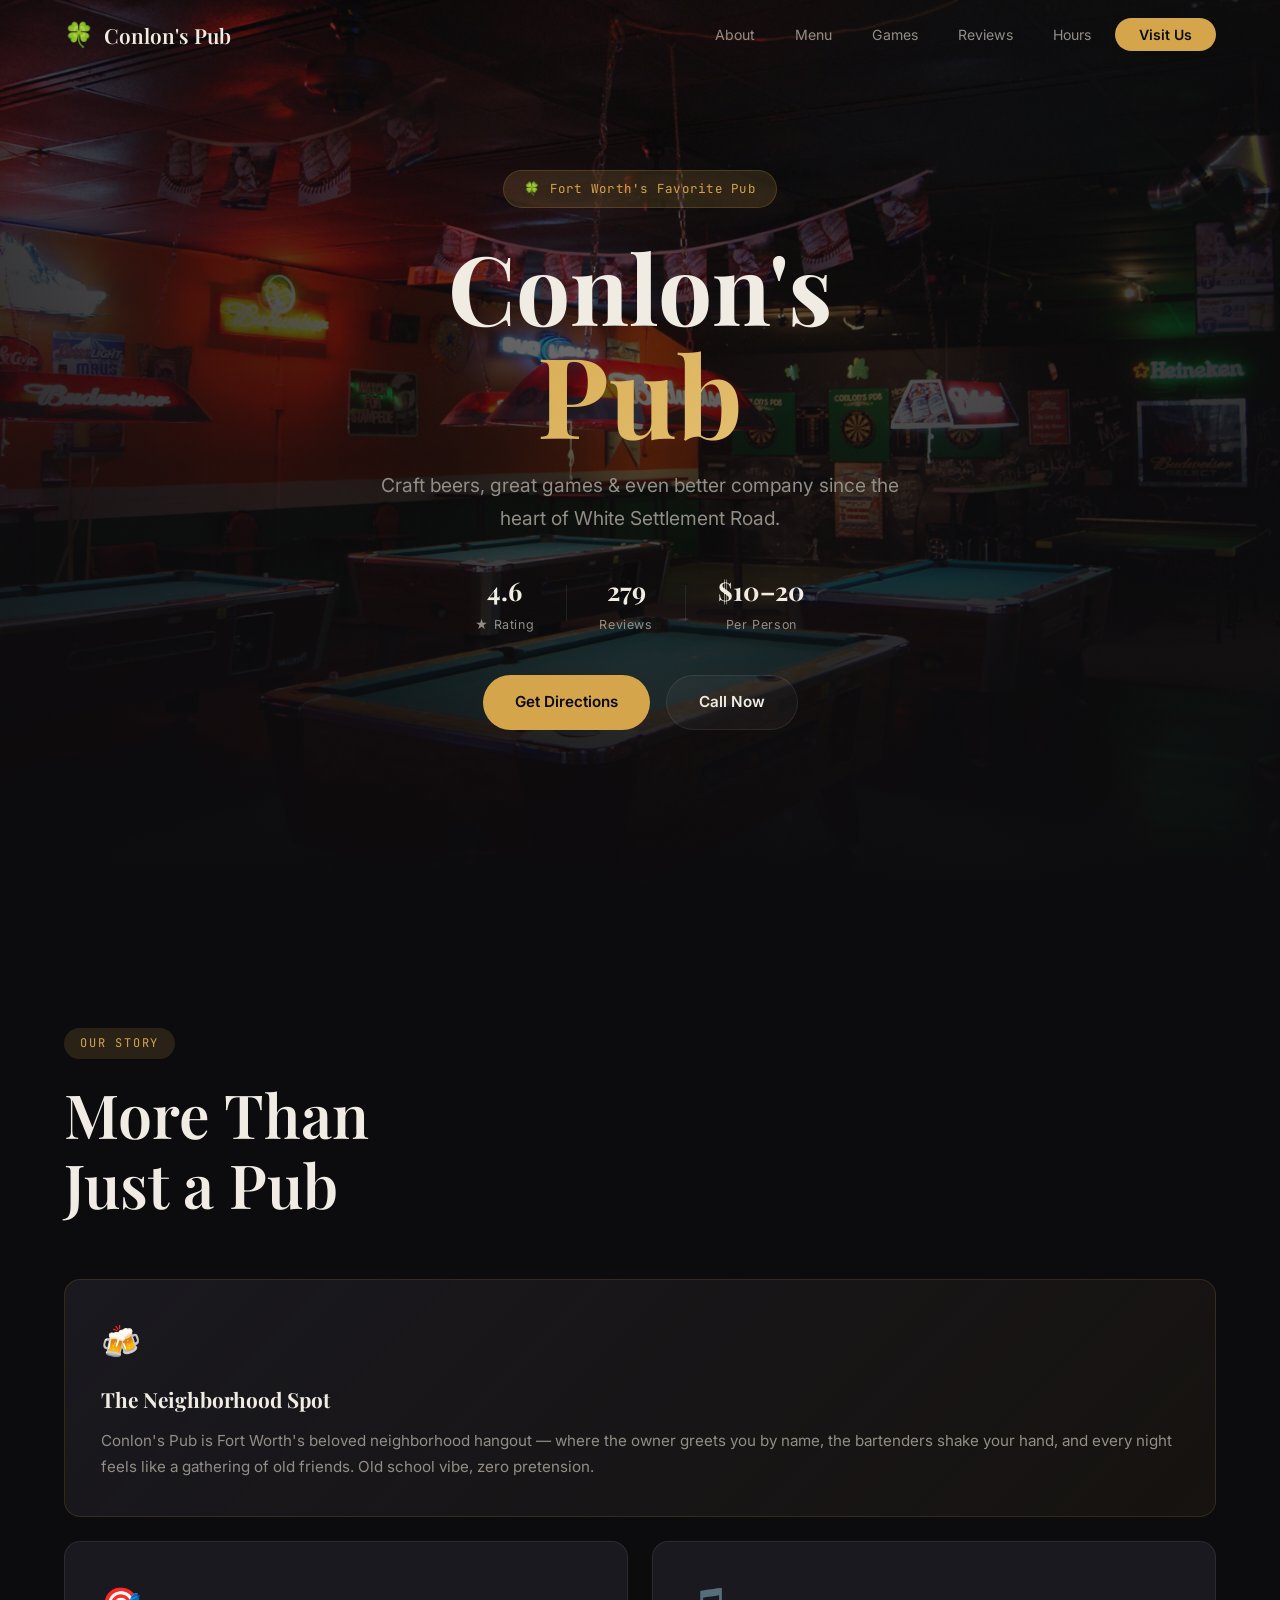
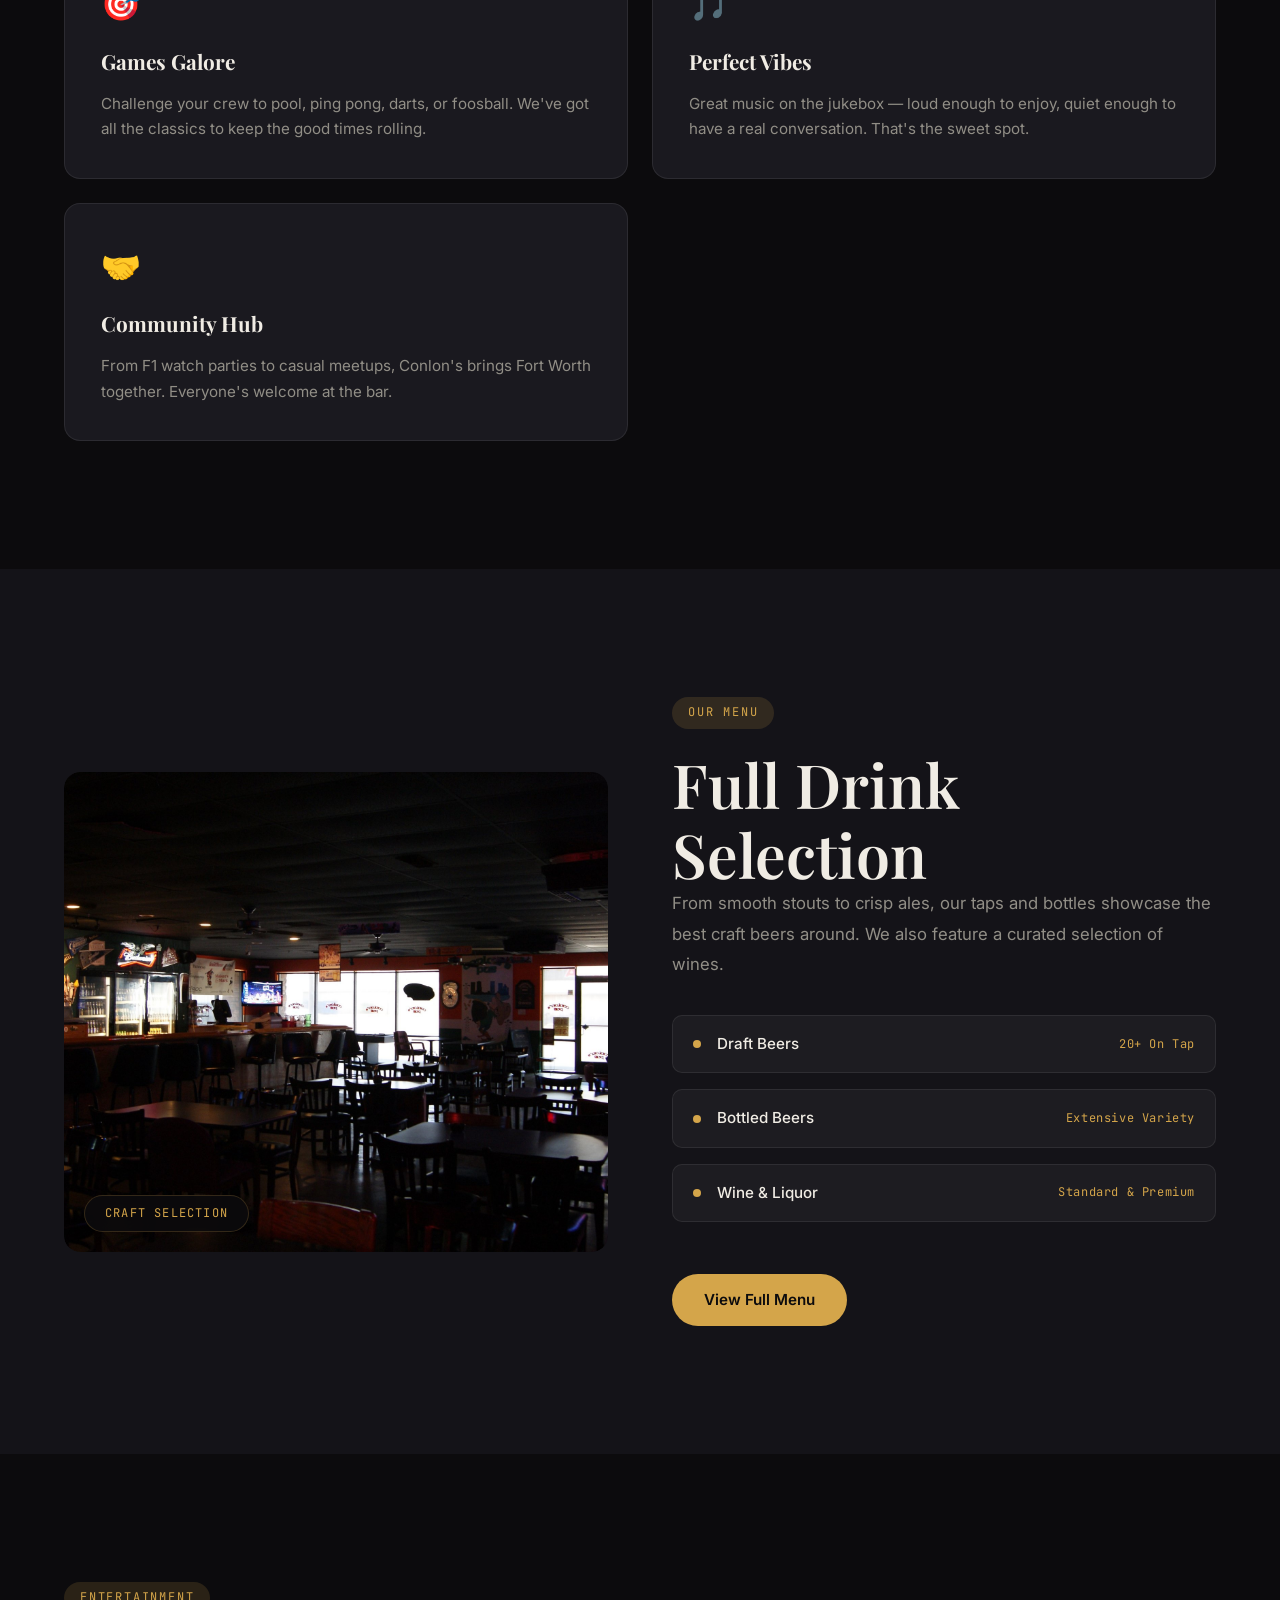
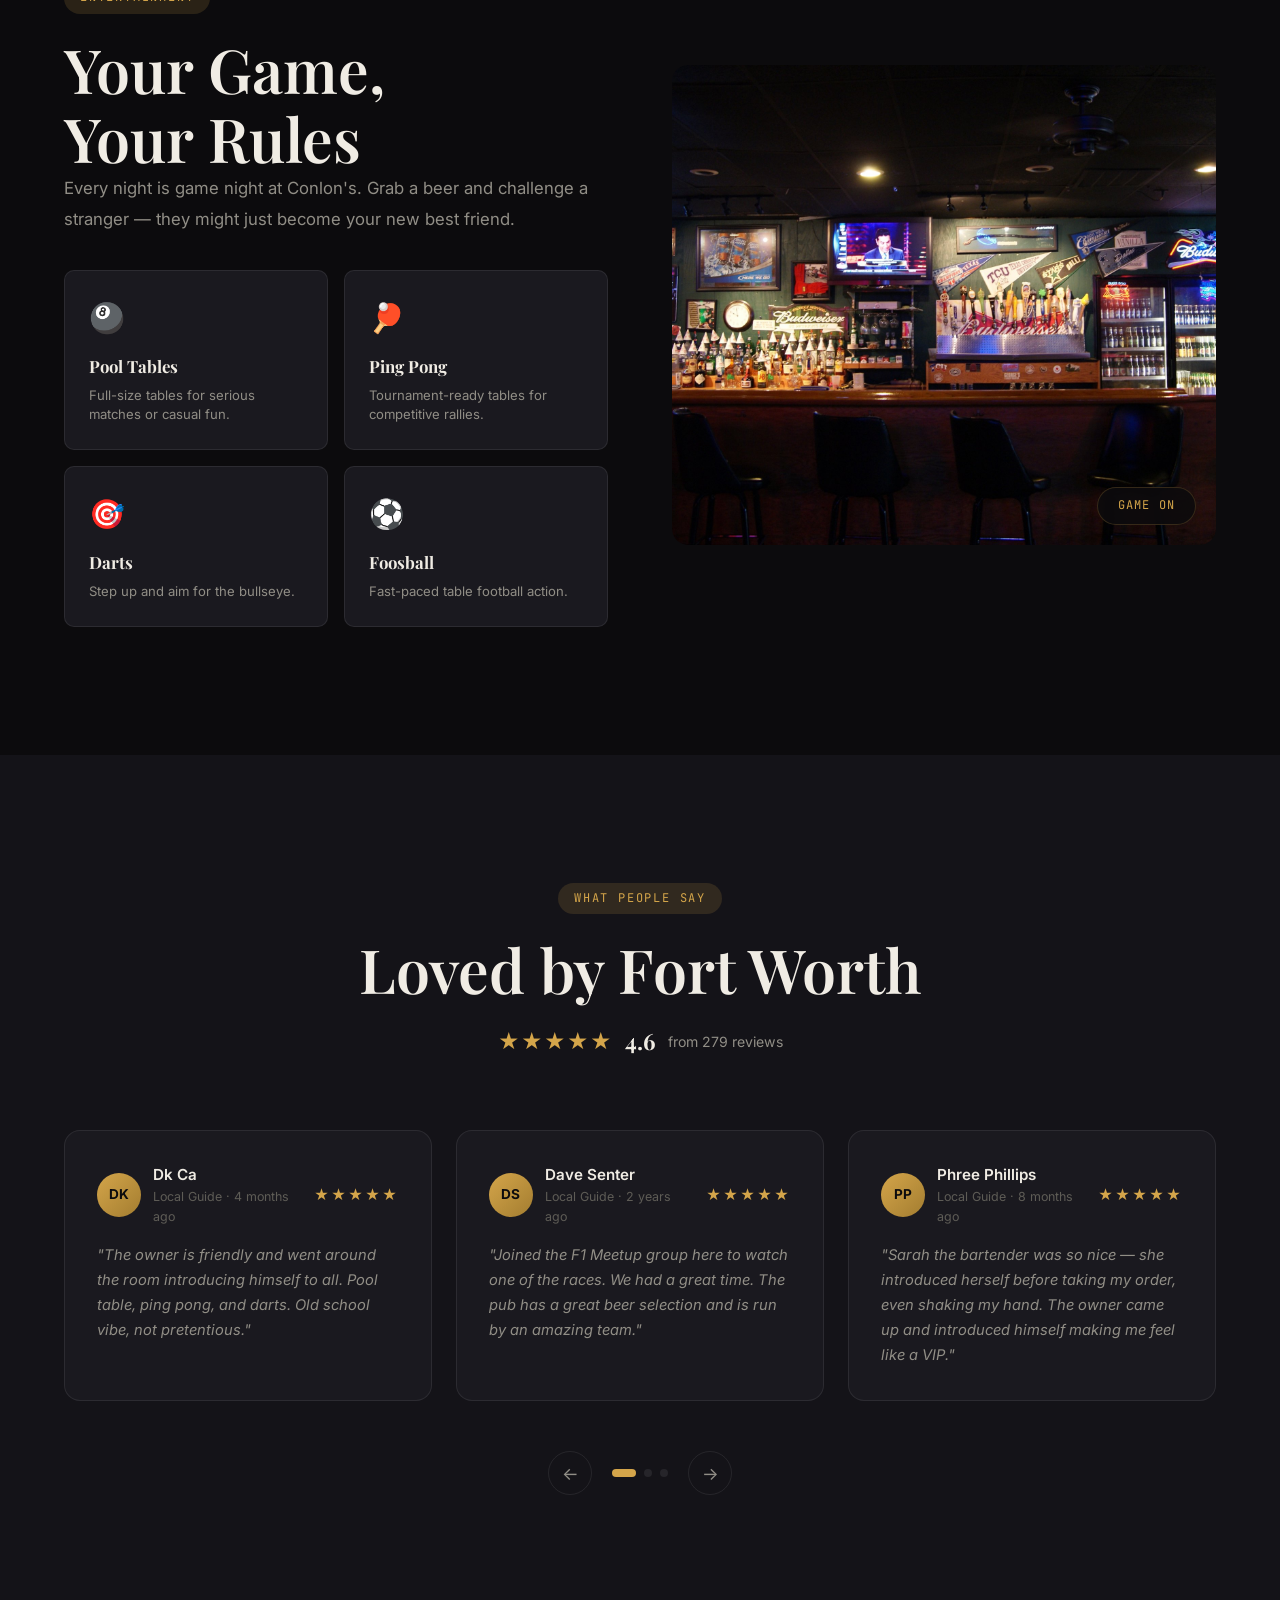
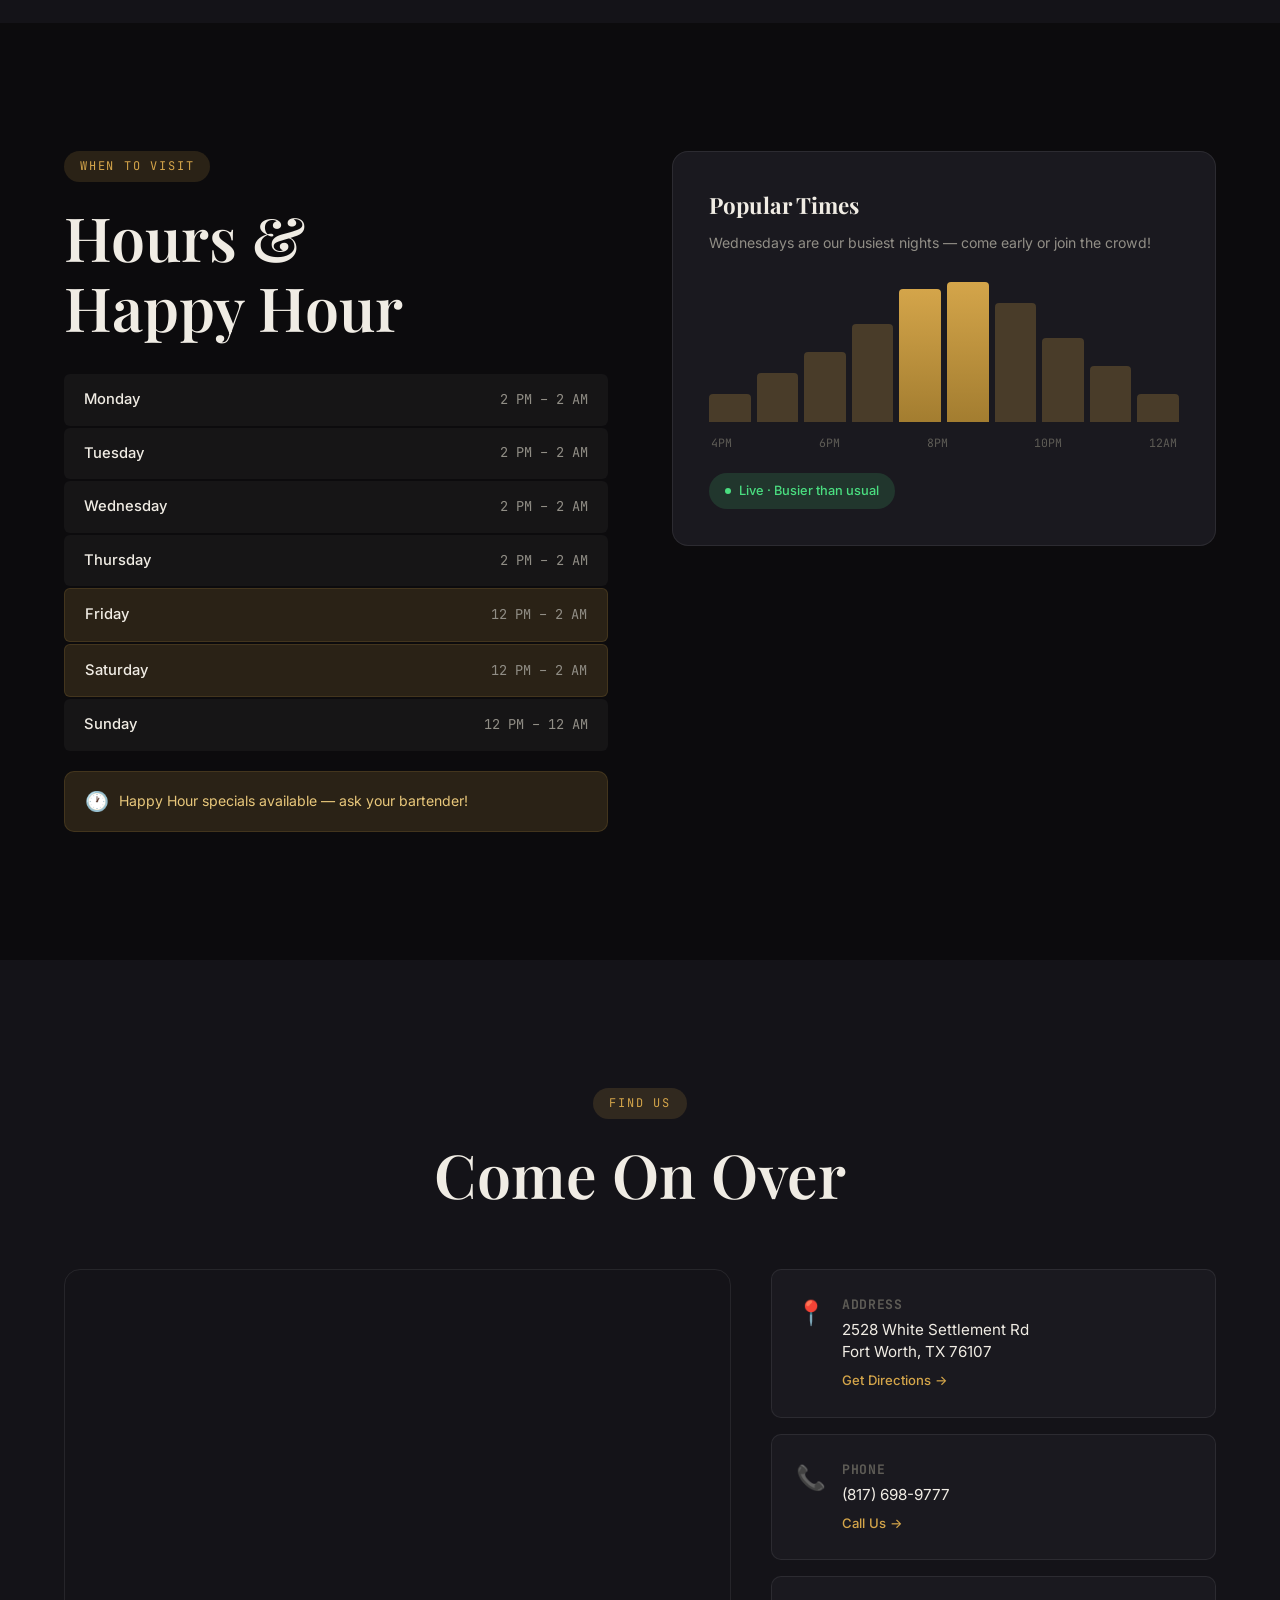
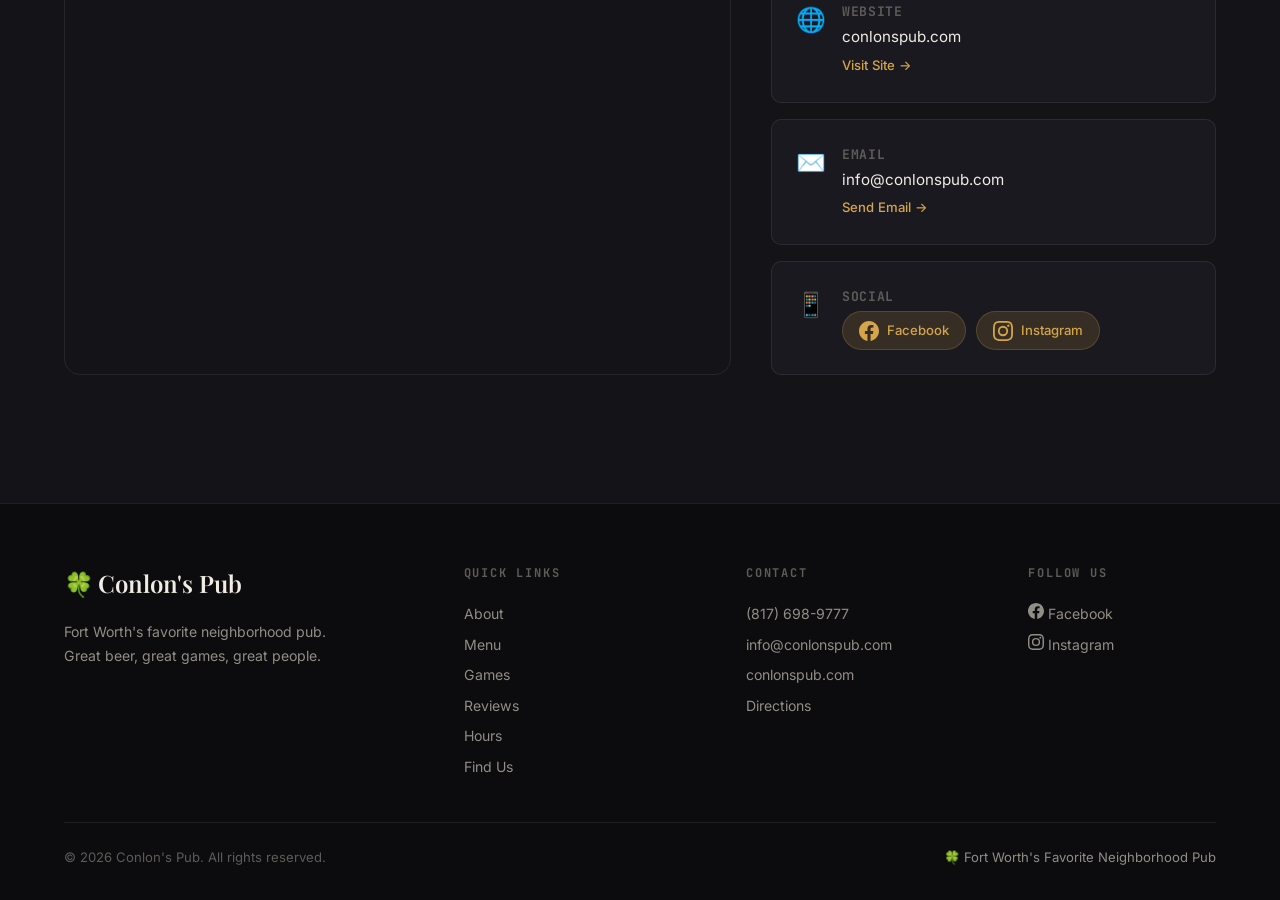
<file: index.html>
<!DOCTYPE html>
<html lang="en">
<head>
  <meta charset="UTF-8">
  <meta name="viewport" content="width=device-width, initial-scale=1.0">
  <title>Conlon's Pub | Fort Worth's Favorite Neighborhood Pub</title>
  <link rel="icon" href="data:image/svg+xml,<svg xmlns=%22http://www.w3.org/2000/svg%22 viewBox=%220 0 100 100%22><text y=%22.9em%22 font-size=%2290%22>🍀</text></svg>">
  <meta name="description" content="Conlon's Pub — Fort Worth's beloved neighborhood pub since day one. Craft beers, pool, ping pong, darts & good company at 2528 White Settlement Rd.">
  <meta name="keywords" content="Conlon's Pub, Fort Worth pub, craft beer, pool table, ping pong, darts, neighborhood bar">
  <link rel="preconnect" href="https://fonts.googleapis.com">
  <link rel="preconnect" href="https://fonts.gstatic.com" crossorigin>
  <link href="https://fonts.googleapis.com/css2?family=Playfair+Display:wght@400;500;600;700&family=Inter:wght@300;400;500;600&family=JetBrains+Mono:wght@400&display=swap" rel="stylesheet">
  <link rel="stylesheet" href="styles.css">
</head>
<body>

  <!-- ======= Navigation ======= -->
  <nav id="navbar" class="navbar">
    <div class="nav-container">
      <a href="#hero" class="nav-logo" id="nav-logo">
        <span class="logo-icon">🍀</span>
        <span class="logo-text">Conlon's Pub</span>
      </a>
      <ul class="nav-menu" id="nav-menu">
        <li><a href="#about" class="nav-link">About</a></li>
        <li><a href="#menu" class="nav-link">Menu</a></li>
        <li><a href="#games" class="nav-link">Games</a></li>
        <li><a href="#reviews" class="nav-link">Reviews</a></li>
        <li><a href="#hours" class="nav-link">Hours</a></li>
        <li><a href="#contact" class="nav-link nav-link--cta">Visit Us</a></li>
      </ul>
      <button class="nav-toggle" id="nav-toggle" aria-label="Toggle navigation">
        <span></span>
        <span></span>
        <span></span>
      </button>
    </div>
  </nav>

  <!-- ======= Hero Section ======= -->
  <section id="hero" class="hero">
    <div class="hero-bg">
      <img src="real_hero.jpg" alt="Conlon's Pub pool tables and bar interior" class="hero-bg-img">
      <div class="hero-overlay"></div>
    </div>
    <div class="hero-content">
      <div class="hero-badge">🍀 Fort Worth's Favorite Pub</div>
      <h1 class="hero-title">
        <span class="hero-title-line">Conlon's</span>
        <span class="hero-title-accent">Pub</span>
      </h1>
      <p class="hero-subtitle">Craft beers, great games & even better company since the heart of White Settlement Road.</p>
      <div class="hero-stats">
        <div class="hero-stat">
          <span class="hero-stat-number">4.6</span>
          <span class="hero-stat-label">★ Rating</span>
        </div>
        <div class="hero-stat-divider"></div>
        <div class="hero-stat">
          <span class="hero-stat-number">279</span>
          <span class="hero-stat-label">Reviews</span>
        </div>
        <div class="hero-stat-divider"></div>
        <div class="hero-stat">
          <span class="hero-stat-number">$10–20</span>
          <span class="hero-stat-label">Per Person</span>
        </div>
      </div>
      <div class="hero-actions">
        <a href="#contact" class="btn btn-primary" id="hero-cta-visit">Get Directions</a>
        <a href="tel:8176989777" class="btn btn-secondary" id="hero-cta-call">Call Now</a>
      </div>
    </div>
  
  </section>

  <!-- ======= About Section ======= -->
  <section id="about" class="section about">
    <div class="container">
      <div class="section-header">
        <span class="section-tag">Our Story</span>
        <h2 class="section-title">More Than<br>Just a Pub</h2>
      </div>
      <div class="about-grid">
        <div class="about-card about-card--main">
          <div class="about-card-icon">🍻</div>
          <h3>The Neighborhood Spot</h3>
          <p>Conlon's Pub is Fort Worth's beloved neighborhood hangout — where the owner greets you by name, the bartenders shake your hand, and every night feels like a gathering of old friends. Old school vibe, zero pretension.</p>
        </div>
        <div class="about-card">
          <div class="about-card-icon">🎯</div>
          <h3>Games Galore</h3>
          <p>Challenge your crew to pool, ping pong, darts, or foosball. We've got all the classics to keep the good times rolling.</p>
        </div>
        <div class="about-card">
          <div class="about-card-icon">🎵</div>
          <h3>Perfect Vibes</h3>
          <p>Great music on the jukebox — loud enough to enjoy, quiet enough to have a real conversation. That's the sweet spot.</p>
        </div>
        <div class="about-card">
          <div class="about-card-icon">🤝</div>
          <h3>Community Hub</h3>
          <p>From F1 watch parties to casual meetups, Conlon's brings Fort Worth together. Everyone's welcome at the bar.</p>
        </div>
      </div>
    </div>
  </section>

  <!-- ======= Menu Section ======= -->
  <section id="menu" class="section drinks">
    <div class="container">
      <div class="drinks-layout">
        <div class="drinks-image">
          <img src="real_drinks.jpg" alt="Conlon's Pub bar and seating area" loading="lazy">
          <div class="drinks-image-badge">Craft Selection</div>
        </div>
        <div class="drinks-content">
          <span class="section-tag">Our Menu</span>
          <h2 class="section-title">Full Drink<br>Selection</h2>
          <p class="drinks-desc">From smooth stouts to crisp ales, our taps and bottles showcase the best craft beers around. We also feature a curated selection of wines.</p>
          <div class="drinks-menu">
            <div class="drink-item">
              <div class="drink-item-dot"></div>
              <div class="drink-item-info">
                <span class="drink-name">Draft Beers</span>
                <span class="drink-tag">20+ On Tap</span>
              </div>
            </div>
            <div class="drink-item">
              <div class="drink-item-dot"></div>
              <div class="drink-item-info">
                <span class="drink-name">Bottled Beers</span>
                <span class="drink-tag">Extensive Variety</span>
              </div>
            </div>
            <div class="drink-item">
              <div class="drink-item-dot"></div>
              <div class="drink-item-info">
                <span class="drink-name">Wine & Liquor</span>
                <span class="drink-tag">Standard & Premium</span>
              </div>
            </div>
          </div>
          <a href="menu.html" class="btn btn-primary" id="drinks-cta-menu" style="margin-top: 16px;">View Full Menu</a>
        </div>
    </div>
  </section>

  <!-- ======= Games Section ======= -->
  <section id="games" class="section games">
    <div class="container">
      <div class="games-layout">
        <div class="games-content">
          <span class="section-tag">Entertainment</span>
          <h2 class="section-title">Your Game,<br>Your Rules</h2>
          <p class="games-desc">Every night is game night at Conlon's. Grab a beer and challenge a stranger — they might just become your new best friend.</p>
          <div class="games-grid">
            <div class="game-card" id="game-pool">
              <div class="game-card-icon">🎱</div>
              <h4>Pool Tables</h4>
              <p>Full-size tables for serious matches or casual fun.</p>
            </div>
            <div class="game-card" id="game-pingpong">
              <div class="game-card-icon">🏓</div>
              <h4>Ping Pong</h4>
              <p>Tournament-ready tables for competitive rallies.</p>
            </div>
            <div class="game-card" id="game-darts">
              <div class="game-card-icon">🎯</div>
              <h4>Darts</h4>
              <p>Step up and aim for the bullseye.</p>
            </div>
            <div class="game-card" id="game-foosball">
              <div class="game-card-icon">⚽</div>
              <h4>Foosball</h4>
              <p>Fast-paced table football action.</p>
            </div>
          </div>
        </div>
        <div class="games-image">
          <img src="real_interior.jpg" alt="Pool tables and games at Conlon's Pub" loading="lazy">
          <div class="games-image-badge">Game On</div>
        </div>
      </div>
    </div>
  </section>

  <!-- ======= Reviews Section ======= -->
  <section id="reviews" class="section reviews">
    <div class="container">
      <div class="section-header section-header--center">
        <span class="section-tag">What People Say</span>
        <h2 class="section-title">Loved by Fort Worth</h2>
        <div class="reviews-rating">
          <div class="reviews-stars">★★★★★</div>
          <span class="reviews-score">4.6</span>
          <span class="reviews-count">from 279 reviews</span>
        </div>
      </div>
      <div class="reviews-carousel" id="reviews-carousel">
        <div class="review-card">
          <div class="review-card-header">
            <div class="review-avatar">DK</div>
            <div class="review-meta">
              <span class="review-name">Dk Ca</span>
              <span class="review-date">Local Guide · 4 months ago</span>
            </div>
            <div class="review-stars">★★★★★</div>
          </div>
          <p class="review-text">"The owner is friendly and went around the room introducing himself to all. Pool table, ping pong, and darts. Old school vibe, not pretentious."</p>
        </div>
        <div class="review-card">
          <div class="review-card-header">
            <div class="review-avatar">DS</div>
            <div class="review-meta">
              <span class="review-name">Dave Senter</span>
              <span class="review-date">Local Guide · 2 years ago</span>
            </div>
            <div class="review-stars">★★★★★</div>
          </div>
          <p class="review-text">"Joined the F1 Meetup group here to watch one of the races. We had a great time. The pub has a great beer selection and is run by an amazing team."</p>
        </div>
        <div class="review-card">
          <div class="review-card-header">
            <div class="review-avatar">PP</div>
            <div class="review-meta">
              <span class="review-name">Phree Phillips</span>
              <span class="review-date">Local Guide · 8 months ago</span>
            </div>
            <div class="review-stars">★★★★★</div>
          </div>
          <p class="review-text">"Sarah the bartender was so nice — she introduced herself before taking my order, even shaking my hand. The owner came up and introduced himself making me feel like a VIP."</p>
        </div>
        <div class="review-card">
          <div class="review-card-header">
            <div class="review-avatar">⭐</div>
            <div class="review-meta">
              <span class="review-name">Happy Regular</span>
              <span class="review-date">Google Review</span>
            </div>
            <div class="review-stars">★★★★★</div>
          </div>
          <p class="review-text">"Great place, great owner, great bartenders, and great people! They have a great selection of craft beers on draft as well as bottled beer!"</p>
        </div>
        <div class="review-card">
          <div class="review-card-header">
            <div class="review-avatar">🍺</div>
            <div class="review-meta">
              <span class="review-name">Regular</span>
              <span class="review-date">Google Review</span>
            </div>
            <div class="review-stars">★★★★★</div>
          </div>
          <p class="review-text">"After work special, pool and booze… luv this place! Conlon's is quiet enough to have a conversation, great music on the jukebox but not so loud you have to yell over it."</p>
        </div>
      </div>
      <div class="reviews-nav">
        <button class="reviews-nav-btn" id="reviews-prev" aria-label="Previous review">←</button>
        <div class="reviews-dots" id="reviews-dots"></div>
        <button class="reviews-nav-btn" id="reviews-next" aria-label="Next review">→</button>
      </div>
    </div>
  </section>

  <!-- ======= Hours & Specials Section ======= -->
  <section id="hours" class="section hours">
    <div class="container">
      <div class="hours-layout">
        <div class="hours-info">
          <span class="section-tag">When to Visit</span>
          <h2 class="section-title">Hours &<br>Happy Hour</h2>
          <div class="hours-schedule">
            <div class="hours-row">
              <span class="hours-day">Monday</span>
              <span class="hours-time">2 PM – 2 AM</span>
            </div>
            <div class="hours-row">
              <span class="hours-day">Tuesday</span>
              <span class="hours-time">2 PM – 2 AM</span>
            </div>
            <div class="hours-row">
              <span class="hours-day">Wednesday</span>
              <span class="hours-time">2 PM – 2 AM</span>
            </div>
            <div class="hours-row">
              <span class="hours-day">Thursday</span>
              <span class="hours-time">2 PM – 2 AM</span>
            </div>
            <div class="hours-row hours-row--highlight">
              <span class="hours-day">Friday</span>
              <span class="hours-time">12 PM – 2 AM</span>
            </div>
            <div class="hours-row hours-row--highlight">
              <span class="hours-day">Saturday</span>
              <span class="hours-time">12 PM – 2 AM</span>
            </div>
            <div class="hours-row">
              <span class="hours-day">Sunday</span>
              <span class="hours-time">12 PM – 12 AM</span>
            </div>
          </div>
          <div class="hours-note">
            <span class="hours-note-icon">🕐</span>
            <span>Happy Hour specials available — ask your bartender!</span>
          </div>
        </div>
        <div class="hours-popular">
          <h3>Popular Times</h3>
          <p class="hours-popular-sub">Wednesdays are our busiest nights — come early or join the crowd!</p>
          <div class="popular-chart" id="popular-chart">
            <div class="popular-bar" data-height="20" data-time="4 PM"><div class="popular-bar-fill"></div></div>
            <div class="popular-bar" data-height="35" data-time="5 PM"><div class="popular-bar-fill"></div></div>
            <div class="popular-bar" data-height="50" data-time="6 PM"><div class="popular-bar-fill"></div></div>
            <div class="popular-bar" data-height="70" data-time="7 PM"><div class="popular-bar-fill"></div></div>
            <div class="popular-bar popular-bar--peak" data-height="95" data-time="8 PM"><div class="popular-bar-fill"></div></div>
            <div class="popular-bar popular-bar--peak" data-height="100" data-time="9 PM"><div class="popular-bar-fill"></div></div>
            <div class="popular-bar" data-height="85" data-time="10 PM"><div class="popular-bar-fill"></div></div>
            <div class="popular-bar" data-height="60" data-time="11 PM"><div class="popular-bar-fill"></div></div>
            <div class="popular-bar" data-height="40" data-time="12 AM"><div class="popular-bar-fill"></div></div>
            <div class="popular-bar" data-height="20" data-time="1 AM"><div class="popular-bar-fill"></div></div>
          </div>
          <div class="popular-labels">
            <span>4PM</span><span>6PM</span><span>8PM</span><span>10PM</span><span>12AM</span>
          </div>
          <div class="popular-badge">
            <span class="popular-badge-dot"></span>
            Live · Busier than usual
          </div>
        </div>
      </div>
    </div>
  </section>

  <!-- ======= Contact / Map Section ======= -->
  <section id="contact" class="section contact">
    <div class="container">
      <div class="section-header section-header--center">
        <span class="section-tag">Find Us</span>
        <h2 class="section-title">Come On Over</h2>
      </div>
      <div class="contact-layout">
        <div class="contact-map">
          <iframe
            id="contact-map"
            src="https://www.google.com/maps/embed?pb=!1m18!1m12!1m3!1d3355.0!2d-97.355!3d32.755!2m3!1f0!2f0!3f0!3m2!1i1024!2i768!4f13.1!3m3!1m2!1s0x864e71e4f9e95555%3A0x3b0c6c8b1e1e1e1e!2s2528+White+Settlement+Rd%2C+Fort+Worth%2C+TX+76107!5e0!3m2!1sen!2sus!4v1700000000000!5m2!1sen!2sus"
            width="100%"
            height="100%"
            style="border:0;"
            allowfullscreen=""
            loading="lazy"
            referrerpolicy="no-referrer-when-downgrade"
            title="Conlon's Pub Location">
          </iframe>
        </div>
        <div class="contact-info">
          <div class="contact-card" id="contact-address">
            <div class="contact-card-icon">📍</div>
            <div>
              <h4>Address</h4>
              <p>2528 White Settlement Rd<br>Fort Worth, TX 76107</p>
              <a href="https://maps.google.com/?q=2528+White+Settlement+Rd,+Fort+Worth,+TX+76107" target="_blank" class="contact-link">Get Directions →</a>
            </div>
          </div>
          <div class="contact-card" id="contact-phone">
            <div class="contact-card-icon">📞</div>
            <div>
              <h4>Phone</h4>
              <p>(817) 698-9777</p>
              <a href="tel:8176989777" class="contact-link">Call Us →</a>
            </div>
          </div>
          <div class="contact-card" id="contact-web">
            <div class="contact-card-icon">🌐</div>
            <div>
              <h4>Website</h4>
              <p>conlonspub.com</p>
              <a href="http://www.conlonspub.com/" target="_blank" class="contact-link">Visit Site →</a>
            </div>
          </div>
          <div class="contact-card" id="contact-email">
            <div class="contact-card-icon">✉️</div>
            <div>
              <h4>Email</h4>
              <p>info@conlonspub.com</p>
              <a href="mailto:info@conlonspub.com" class="contact-link">Send Email →</a>
            </div>
          </div>
          <div class="contact-card" id="contact-social">
            <div class="contact-card-icon">📱</div>
            <div>
              <h4>Social</h4>
              <div class="social-links">
                <a href="https://www.facebook.com/ConlonsPub/" target="_blank" class="social-btn" id="social-facebook" aria-label="Facebook">
                  <svg width="20" height="20" viewBox="0 0 24 24" fill="currentColor"><path d="M24 12.073c0-6.627-5.373-12-12-12s-12 5.373-12 12c0 5.99 4.388 10.954 10.125 11.854v-8.385H7.078v-3.47h3.047V9.43c0-3.007 1.792-4.669 4.533-4.669 1.312 0 2.686.235 2.686.235v2.953H15.83c-1.491 0-1.956.925-1.956 1.874v2.25h3.328l-.532 3.47h-2.796v8.385C19.612 23.027 24 18.062 24 12.073z"/></svg>
                  Facebook
                </a>
                <a href="https://www.instagram.com/conlons.pub/" target="_blank" class="social-btn" id="social-instagram" aria-label="Instagram">
                  <svg width="20" height="20" viewBox="0 0 24 24" fill="currentColor"><path d="M12 2.163c3.204 0 3.584.012 4.85.07 3.252.148 4.771 1.691 4.919 4.919.058 1.265.069 1.645.069 4.849 0 3.205-.012 3.584-.069 4.849-.149 3.225-1.664 4.771-4.919 4.919-1.266.058-1.644.07-4.85.07-3.204 0-3.584-.012-4.849-.07-3.26-.149-4.771-1.699-4.919-4.92-.058-1.265-.07-1.644-.07-4.849 0-3.204.013-3.583.07-4.849.149-3.227 1.664-4.771 4.919-4.919 1.266-.057 1.645-.069 4.849-.069zM12 0C8.741 0 8.333.014 7.053.072 2.695.272.273 2.69.073 7.052.014 8.333 0 8.741 0 12c0 3.259.014 3.668.072 4.948.2 4.358 2.618 6.78 6.98 6.98C8.333 23.986 8.741 24 12 24c3.259 0 3.668-.014 4.948-.072 4.354-.2 6.782-2.618 6.979-6.98.059-1.28.073-1.689.073-4.948 0-3.259-.014-3.667-.072-4.947-.196-4.354-2.617-6.78-6.979-6.98C15.668.014 15.259 0 12 0zm0 5.838a6.162 6.162 0 100 12.324 6.162 6.162 0 000-12.324zM12 16a4 4 0 110-8 4 4 0 010 8zm6.406-11.845a1.44 1.44 0 100 2.881 1.44 1.44 0 000-2.881z"/></svg>
                  Instagram
                </a>
              </div>
            </div>
          </div>
        </div>
      </div>
    </div>
  </section>

  <!-- ======= Footer ======= -->
  <footer class="footer">
    <div class="container">
      <div class="footer-layout">
        <div class="footer-brand">
          <span class="logo-icon">🍀</span>
          <span class="logo-text">Conlon's Pub</span>
          <p class="footer-tagline">Fort Worth's favorite neighborhood pub. Great beer, great games, great people.</p>
        </div>
        <div class="footer-links">
          <h4>Quick Links</h4>
          <a href="#about">About</a>
          <a href="#menu">Menu</a>
          <a href="#games">Games</a>
          <a href="#reviews">Reviews</a>
          <a href="#hours">Hours</a>
          <a href="#contact">Find Us</a>
        </div>
        <div class="footer-links">
          <h4>Contact</h4>
          <a href="tel:8176989777">(817) 698-9777</a>
          <a href="mailto:info@conlonspub.com">info@conlonspub.com</a>
          <a href="http://www.conlonspub.com/" target="_blank">conlonspub.com</a>
          <a href="https://maps.google.com/?q=2528+White+Settlement+Rd,+Fort+Worth,+TX+76107" target="_blank">Directions</a>
        </div>
        <div class="footer-links">
          <h4>Follow Us</h4>
          <a href="https://www.facebook.com/ConlonsPub/" target="_blank" class="footer-social-link">
            <svg width="16" height="16" viewBox="0 0 24 24" fill="currentColor"><path d="M24 12.073c0-6.627-5.373-12-12-12s-12 5.373-12 12c0 5.99 4.388 10.954 10.125 11.854v-8.385H7.078v-3.47h3.047V9.43c0-3.007 1.792-4.669 4.533-4.669 1.312 0 2.686.235 2.686.235v2.953H15.83c-1.491 0-1.956.925-1.956 1.874v2.25h3.328l-.532 3.47h-2.796v8.385C19.612 23.027 24 18.062 24 12.073z"/></svg>
            Facebook
          </a>
          <a href="https://www.instagram.com/conlons.pub/" target="_blank" class="footer-social-link">
            <svg width="16" height="16" viewBox="0 0 24 24" fill="currentColor"><path d="M12 2.163c3.204 0 3.584.012 4.85.07 3.252.148 4.771 1.691 4.919 4.919.058 1.265.069 1.645.069 4.849 0 3.205-.012 3.584-.069 4.849-.149 3.225-1.664 4.771-4.919 4.919-1.266.058-1.644.07-4.85.07-3.204 0-3.584-.012-4.849-.07-3.26-.149-4.771-1.699-4.919-4.92-.058-1.265-.07-1.644-.07-4.849 0-3.204.013-3.583.07-4.849.149-3.227 1.664-4.771 4.919-4.919 1.266-.057 1.645-.069 4.849-.069zM12 0C8.741 0 8.333.014 7.053.072 2.695.272.273 2.69.073 7.052.014 8.333 0 8.741 0 12c0 3.259.014 3.668.072 4.948.2 4.358 2.618 6.78 6.98 6.98C8.333 23.986 8.741 24 12 24c3.259 0 3.668-.014 4.948-.072 4.354-.2 6.782-2.618 6.979-6.98.059-1.28.073-1.689.073-4.948 0-3.259-.014-3.667-.072-4.947-.196-4.354-2.617-6.78-6.979-6.98C15.668.014 15.259 0 12 0zm0 5.838a6.162 6.162 0 100 12.324 6.162 6.162 0 000-12.324zM12 16a4 4 0 110-8 4 4 0 010 8zm6.406-11.845a1.44 1.44 0 100 2.881 1.44 1.44 0 000-2.881z"/></svg>
            Instagram
          </a>
        </div>
      </div>
      <div class="footer-bottom">
        <p>&copy; 2026 Conlon's Pub. All rights reserved.</p>
        <p class="footer-motto">🍀 Fort Worth's Favorite Neighborhood Pub</p>
      </div>
    </div>
  </footer>

  <script src="script.js"></script>
</body>
</html>
</file>
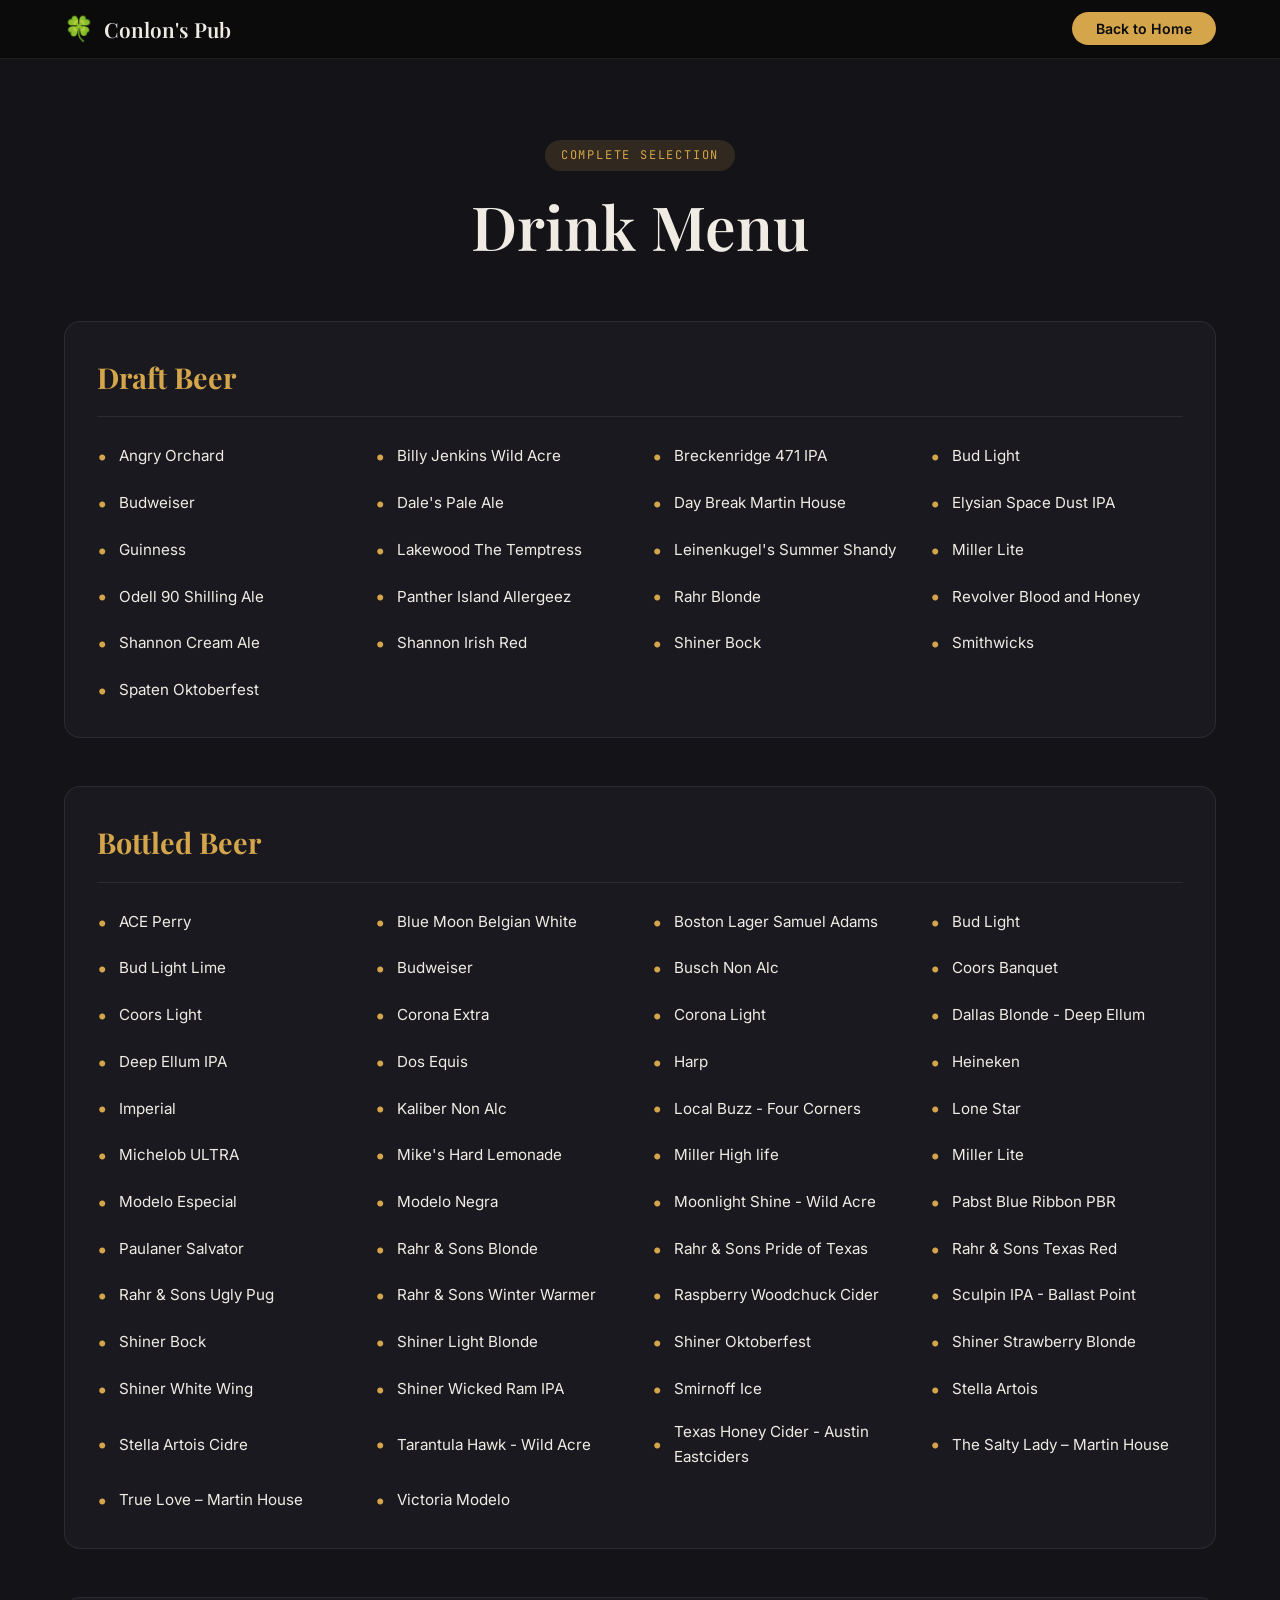
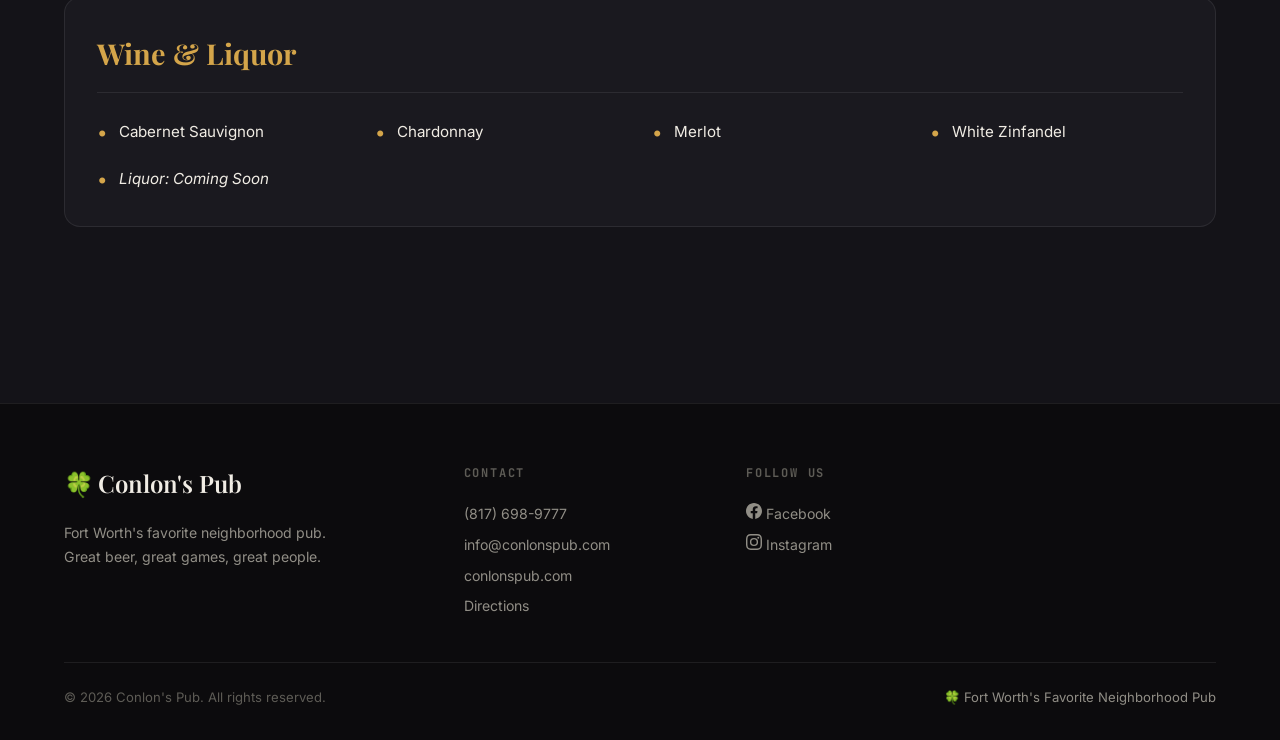
<file: menu.html>
<!DOCTYPE html>
<html lang="en">
<head>
  <meta charset="UTF-8">
  <meta name="viewport" content="width=device-width, initial-scale=1.0">
  <title>Full Drink Menu | Conlon's Pub</title>
  <link rel="icon" href="data:image/svg+xml,<svg xmlns=%22http://www.w3.org/2000/svg%22 viewBox=%220 0 100 100%22><text y=%22.9em%22 font-size=%2290%22>🍀</text></svg>">
  <link rel="preconnect" href="https://fonts.googleapis.com">
  <link rel="preconnect" href="https://fonts.gstatic.com" crossorigin>
  <link href="https://fonts.googleapis.com/css2?family=Playfair+Display:wght@400;500;600;700&family=Inter:wght@300;400;500;600&family=JetBrains+Mono:wght@400&display=swap" rel="stylesheet">
  <link rel="stylesheet" href="styles.css">
</head>
<body>

  <!-- ======= Navigation ======= -->
  <nav class="navbar scrolled">
    <div class="nav-container">
      <a href="index.html" class="nav-logo">
        <span class="logo-icon">🍀</span>
        <span class="logo-text">Conlon's Pub</span>
      </a>
      <ul class="nav-menu">
        <li><a href="index.html" class="nav-link nav-link--cta">Back to Home</a></li>
      </ul>
    </div>
  </nav>

  <!-- ======= Full Menu Section ======= -->
  <section class="section drinks" style="min-height: 80vh; padding-top: 140px;">
    <div class="container">
      <div class="section-header section-header--center">
        <span class="section-tag">Complete Selection</span>
        <h1 class="section-title">Drink Menu</h1>
      </div>
      
      <div class="full-menu" style="margin-top: 0;">
        <div class="menu-category">
          <h3 class="menu-category-title">Draft Beer</h3>
          <div class="menu-list">
            <div class="menu-list-item">Angry Orchard</div>
            <div class="menu-list-item">Billy Jenkins Wild Acre</div>
            <div class="menu-list-item">Breckenridge 471 IPA</div>
            <div class="menu-list-item">Bud Light</div>
            <div class="menu-list-item">Budweiser</div>
            <div class="menu-list-item">Dale's Pale Ale</div>
            <div class="menu-list-item">Day Break Martin House</div>
            <div class="menu-list-item">Elysian Space Dust IPA</div>
            <div class="menu-list-item">Guinness</div>
            <div class="menu-list-item">Lakewood The Temptress</div>
            <div class="menu-list-item">Leinenkugel's Summer Shandy</div>
            <div class="menu-list-item">Miller Lite</div>
            <div class="menu-list-item">Odell 90 Shilling Ale</div>
            <div class="menu-list-item">Panther Island Allergeez</div>
            <div class="menu-list-item">Rahr Blonde</div>
            <div class="menu-list-item">Revolver Blood and Honey</div>
            <div class="menu-list-item">Shannon Cream Ale</div>
            <div class="menu-list-item">Shannon Irish Red</div>
            <div class="menu-list-item">Shiner Bock</div>
            <div class="menu-list-item">Smithwicks</div>
            <div class="menu-list-item">Spaten Oktoberfest</div>
          </div>
        </div>

        <div class="menu-category">
          <h3 class="menu-category-title">Bottled Beer</h3>
          <div class="menu-list">
            <div class="menu-list-item">ACE Perry</div>
            <div class="menu-list-item">Blue Moon Belgian White</div>
            <div class="menu-list-item">Boston Lager Samuel Adams</div>
            <div class="menu-list-item">Bud Light</div>
            <div class="menu-list-item">Bud Light Lime</div>
            <div class="menu-list-item">Budweiser</div>
            <div class="menu-list-item">Busch Non Alc</div>
            <div class="menu-list-item">Coors Banquet</div>
            <div class="menu-list-item">Coors Light</div>
            <div class="menu-list-item">Corona Extra</div>
            <div class="menu-list-item">Corona Light</div>
            <div class="menu-list-item">Dallas Blonde - Deep Ellum</div>
            <div class="menu-list-item">Deep Ellum IPA</div>
            <div class="menu-list-item">Dos Equis</div>
            <div class="menu-list-item">Harp</div>
            <div class="menu-list-item">Heineken</div>
            <div class="menu-list-item">Imperial</div>
            <div class="menu-list-item">Kaliber Non Alc</div>
            <div class="menu-list-item">Local Buzz - Four Corners</div>
            <div class="menu-list-item">Lone Star</div>
            <div class="menu-list-item">Michelob ULTRA</div>
            <div class="menu-list-item">Mike's Hard Lemonade</div>
            <div class="menu-list-item">Miller High life</div>
            <div class="menu-list-item">Miller Lite</div>
            <div class="menu-list-item">Modelo Especial</div>
            <div class="menu-list-item">Modelo Negra</div>
            <div class="menu-list-item">Moonlight Shine - Wild Acre</div>
            <div class="menu-list-item">Pabst Blue Ribbon PBR</div>
            <div class="menu-list-item">Paulaner Salvator</div>
            <div class="menu-list-item">Rahr & Sons Blonde</div>
            <div class="menu-list-item">Rahr & Sons Pride of Texas</div>
            <div class="menu-list-item">Rahr & Sons Texas Red</div>
            <div class="menu-list-item">Rahr & Sons Ugly Pug</div>
            <div class="menu-list-item">Rahr & Sons Winter Warmer</div>
            <div class="menu-list-item">Raspberry Woodchuck Cider</div>
            <div class="menu-list-item">Sculpin IPA - Ballast Point</div>
            <div class="menu-list-item">Shiner Bock</div>
            <div class="menu-list-item">Shiner Light Blonde</div>
            <div class="menu-list-item">Shiner Oktoberfest</div>
            <div class="menu-list-item">Shiner Strawberry Blonde</div>
            <div class="menu-list-item">Shiner White Wing</div>
            <div class="menu-list-item">Shiner Wicked Ram IPA</div>
            <div class="menu-list-item">Smirnoff Ice</div>
            <div class="menu-list-item">Stella Artois</div>
            <div class="menu-list-item">Stella Artois Cidre</div>
            <div class="menu-list-item">Tarantula Hawk - Wild Acre</div>
            <div class="menu-list-item">Texas Honey Cider - Austin Eastciders</div>
            <div class="menu-list-item">The Salty Lady – Martin House</div>
            <div class="menu-list-item">True Love – Martin House</div>
            <div class="menu-list-item">Victoria Modelo</div>
          </div>
        </div>

        <div class="menu-category">
          <h3 class="menu-category-title">Wine & Liquor</h3>
          <div class="menu-list">
            <div class="menu-list-item">Cabernet Sauvignon</div>
            <div class="menu-list-item">Chardonnay</div>
            <div class="menu-list-item">Merlot</div>
            <div class="menu-list-item">White Zinfandel</div>
            <div class="menu-list-item"><i>Liquor: Coming Soon</i></div>
          </div>
        </div>
      </div>
    </div>
  </section>

  <!-- ======= Footer ======= -->
  <footer class="footer">
    <div class="container">
      <div class="footer-layout">
        <div class="footer-brand">
          <span class="logo-icon">🍀</span>
          <span class="logo-text">Conlon's Pub</span>
          <p class="footer-tagline">Fort Worth's favorite neighborhood pub. Great beer, great games, great people.</p>
        </div>
        <div class="footer-links">
          <h4>Contact</h4>
          <a href="tel:8176989777">(817) 698-9777</a>
          <a href="mailto:info@conlonspub.com">info@conlonspub.com</a>
          <a href="http://www.conlonspub.com/" target="_blank">conlonspub.com</a>
          <a href="https://maps.google.com/?q=2528+White+Settlement+Rd,+Fort+Worth,+TX+76107" target="_blank">Directions</a>
        </div>
        <div class="footer-links">
          <h4>Follow Us</h4>
          <a href="https://www.facebook.com/ConlonsPub/" target="_blank" class="footer-social-link">
            <svg width="16" height="16" viewBox="0 0 24 24" fill="currentColor"><path d="M24 12.073c0-6.627-5.373-12-12-12s-12 5.373-12 12c0 5.99 4.388 10.954 10.125 11.854v-8.385H7.078v-3.47h3.047V9.43c0-3.007 1.792-4.669 4.533-4.669 1.312 0 2.686.235 2.686.235v2.953H15.83c-1.491 0-1.956.925-1.956 1.874v2.25h3.328l-.532 3.47h-2.796v8.385C19.612 23.027 24 18.062 24 12.073z"/></svg>
            Facebook
          </a>
          <a href="https://www.instagram.com/conlons.pub/" target="_blank" class="footer-social-link">
            <svg width="16" height="16" viewBox="0 0 24 24" fill="currentColor"><path d="M12 2.163c3.204 0 3.584.012 4.85.07 3.252.148 4.771 1.691 4.919 4.919.058 1.265.069 1.645.069 4.849 0 3.205-.012 3.584-.069 4.849-.149 3.225-1.664 4.771-4.919 4.919-1.266.058-1.644.07-4.85.07-3.204 0-3.584-.012-4.849-.07-3.26-.149-4.771-1.699-4.919-4.92-.058-1.265-.07-1.644-.07-4.849 0-3.204.013-3.583.07-4.849.149-3.227 1.664-4.771 4.919-4.919 1.266-.057 1.645-.069 4.849-.069zM12 0C8.741 0 8.333.014 7.053.072 2.695.272.273 2.69.073 7.052.014 8.333 0 8.741 0 12c0 3.259.014 3.668.072 4.948.2 4.358 2.618 6.78 6.98 6.98C8.333 23.986 8.741 24 12 24c3.259 0 3.668-.014 4.948-.072 4.354-.2 6.782-2.618 6.979-6.98.059-1.28.073-1.689.073-4.948 0-3.259-.014-3.667-.072-4.947-.196-4.354-2.617-6.78-6.979-6.98C15.668.014 15.259 0 12 0zm0 5.838a6.162 6.162 0 100 12.324 6.162 6.162 0 000-12.324zM12 16a4 4 0 110-8 4 4 0 010 8zm6.406-11.845a1.44 1.44 0 100 2.881 1.44 1.44 0 000-2.881z"/></svg>
            Instagram
          </a>
        </div>
      </div>
      <div class="footer-bottom">
        <p>&copy; 2026 Conlon's Pub. All rights reserved.</p>
        <p class="footer-motto">🍀 Fort Worth's Favorite Neighborhood Pub</p>
      </div>
    </div>
  </footer>

</body>
</html>
</file>
<file: styles.css>
/* ===========================
   Conlon's Pub — Style System
   =========================== */

/* --- CSS Custom Properties --- */
:root {
  /* Colors */
  --color-bg: #0c0b0d;
  --color-bg-alt: #141318;
  --color-bg-card: #1a191f;
  --color-bg-card-hover: #222129;
  --color-surface: rgba(255, 255, 255, 0.04);
  --color-border: rgba(255, 255, 255, 0.08);
  --color-border-hover: rgba(255, 255, 255, 0.15);

  --color-text: #f0ece4;
  --color-text-muted: #918e86;
  --color-text-dim: #5e5c56;

  --color-accent: #d4a54a;
  --color-accent-light: #e8c77b;
  --color-accent-dark: #a37d30;
  --color-accent-glow: rgba(212, 165, 74, 0.15);

  --color-green: #4ade80;
  --color-green-dim: rgba(74, 222, 128, 0.15);

  /* Typography */
  --font-display: 'Playfair Display', Georgia, serif;
  --font-body: 'Inter', -apple-system, sans-serif;
  --font-mono: 'JetBrains Mono', monospace;

  /* Spacing */
  --section-pad: clamp(80px, 10vw, 140px);
  --container-max: 1200px;
  --gap: 24px;

  /* Transitions */
  --ease-out: cubic-bezier(0.16, 1, 0.3, 1);
  --ease-spring: cubic-bezier(0.34, 1.56, 0.64, 1);
  --duration: 0.5s;
  --duration-fast: 0.3s;

  /* Borders */
  --radius: 16px;
  --radius-sm: 10px;
  --radius-xs: 6px;
}

/* --- Reset & Base --- */
*,
*::before,
*::after {
  margin: 0;
  padding: 0;
  box-sizing: border-box;
}

html {
  scroll-behavior: smooth;
  scroll-padding-top: 80px;
}

body {
  font-family: var(--font-body);
  background: var(--color-bg);
  color: var(--color-text);
  line-height: 1.6;
  -webkit-font-smoothing: antialiased;
  overflow-x: hidden;
}

img {
  max-width: 100%;
  display: block;
}

a {
  color: inherit;
  text-decoration: none;
}

button {
  background: none;
  border: none;
  cursor: pointer;
  color: inherit;
  font-family: inherit;
}

/* --- Container --- */
.container {
  max-width: var(--container-max);
  margin: 0 auto;
  padding: 0 var(--gap);
}

/* --- Section Defaults --- */
.section {
  padding: var(--section-pad) 0;
  position: relative;
}

.section-header {
  margin-bottom: 60px;
}

.section-header--center {
  text-align: center;
}

.section-tag {
  display: inline-block;
  font-family: var(--font-mono);
  font-size: 0.75rem;
  letter-spacing: 0.15em;
  text-transform: uppercase;
  color: var(--color-accent);
  background: var(--color-accent-glow);
  padding: 6px 16px;
  border-radius: 100px;
  margin-bottom: 20px;
}

.section-title {
  font-family: var(--font-display);
  font-size: clamp(2.2rem, 5vw, 3.8rem);
  font-weight: 600;
  line-height: 1.15;
  color: var(--color-text);
}

/* ===========================
   Navigation
   =========================== */
.navbar {
  position: fixed;
  top: 0;
  left: 0;
  right: 0;
  z-index: 1000;
  padding: 16px 0;
  transition: all var(--duration-fast) ease;
}

.navbar.scrolled {
  background: rgba(12, 11, 13, 0.92);
  backdrop-filter: blur(20px);
  -webkit-backdrop-filter: blur(20px);
  border-bottom: 1px solid var(--color-border);
  padding: 10px 0;
}

.nav-container {
  max-width: var(--container-max);
  margin: 0 auto;
  padding: 0 var(--gap);
  display: flex;
  align-items: center;
  justify-content: space-between;
}

.nav-logo {
  display: flex;
  align-items: center;
  gap: 10px;
  z-index: 1001;
}

.logo-icon {
  font-size: 1.5rem;
}

.logo-text {
  font-family: var(--font-display);
  font-size: 1.3rem;
  font-weight: 600;
  color: var(--color-text);
}

.nav-menu {
  display: flex;
  align-items: center;
  gap: 8px;
  list-style: none;
}

.nav-link {
  font-size: 0.88rem;
  font-weight: 400;
  color: var(--color-text-muted);
  padding: 8px 16px;
  border-radius: 100px;
  transition: all var(--duration-fast) ease;
}

.nav-link:hover {
  color: var(--color-text);
  background: var(--color-surface);
}

.nav-link--cta {
  background: var(--color-accent);
  color: var(--color-bg) !important;
  font-weight: 600;
  padding: 8px 24px;
}

.nav-link--cta:hover {
  background: var(--color-accent-light);
  transform: translateY(-1px);
}

.nav-toggle {
  display: none;
  flex-direction: column;
  gap: 5px;
  z-index: 1001;
}

.nav-toggle span {
  display: block;
  width: 24px;
  height: 2px;
  background: var(--color-text);
  border-radius: 2px;
  transition: all var(--duration-fast) ease;
}

/* ===========================
   Hero Section
   =========================== */
.hero {
  position: relative;
  min-height: 100vh;
  display: flex;
  align-items: center;
  justify-content: center;
  overflow: hidden;
}

.hero-bg {
  position: absolute;
  inset: 0;
  z-index: 0;
}

.hero-bg-img {
  width: 100%;
  height: 100%;
  object-fit: cover;
  transform: scale(1.05);
  animation: heroZoom 20s ease-in-out infinite alternate;
}

@keyframes heroZoom {
  from { transform: scale(1.05); }
  to { transform: scale(1.12); }
}

.hero-overlay {
  position: absolute;
  inset: 0;
  background:
    linear-gradient(180deg,
      rgba(12, 11, 13, 0.4) 0%,
      rgba(12, 11, 13, 0.6) 40%,
      rgba(12, 11, 13, 0.85) 75%,
      rgba(12, 11, 13, 1) 100%),
    linear-gradient(90deg,
      rgba(12, 11, 13, 0.6) 0%,
      transparent 50%,
      rgba(12, 11, 13, 0.6) 100%);
}

.hero-content {
  position: relative;
  z-index: 1;
  text-align: center;
  max-width: 720px;
  padding: 0 var(--gap);
  animation: fadeUp 1.2s var(--ease-out) forwards;
}

@keyframes fadeUp {
  from {
    opacity: 0;
    transform: translateY(40px);
  }
  to {
    opacity: 1;
    transform: translateY(0);
  }
}

.hero-badge {
  display: inline-block;
  font-family: var(--font-mono);
  font-size: 0.78rem;
  letter-spacing: 0.1em;
  color: var(--color-accent);
  background: var(--color-accent-glow);
  border: 1px solid rgba(212, 165, 74, 0.2);
  padding: 8px 20px;
  border-radius: 100px;
  margin-bottom: 28px;
  animation: fadeUp 1.2s var(--ease-out) 0.2s both;
}

.hero-title {
  font-family: var(--font-display);
  font-weight: 700;
  margin-bottom: 20px;
  animation: fadeUp 1.2s var(--ease-out) 0.3s both;
}

.hero-title-line {
  display: block;
  font-size: clamp(3rem, 9vw, 6rem);
  line-height: 1.05;
  color: var(--color-text);
}

.hero-title-accent {
  display: block;
  font-size: clamp(3.5rem, 10vw, 7rem);
  line-height: 1;
  background: linear-gradient(135deg, var(--color-accent), var(--color-accent-light));
  -webkit-background-clip: text;
  -webkit-text-fill-color: transparent;
  background-clip: text;
}

.hero-subtitle {
  font-size: clamp(1rem, 2vw, 1.2rem);
  color: var(--color-text-muted);
  max-width: 520px;
  margin: 0 auto 36px;
  line-height: 1.7;
  animation: fadeUp 1.2s var(--ease-out) 0.4s both;
}

.hero-stats {
  display: flex;
  align-items: center;
  justify-content: center;
  gap: 32px;
  margin-bottom: 40px;
  animation: fadeUp 1.2s var(--ease-out) 0.5s both;
}

.hero-stat {
  display: flex;
  flex-direction: column;
  align-items: center;
  gap: 4px;
}

.hero-stat-number {
  font-family: var(--font-display);
  font-size: 1.6rem;
  font-weight: 700;
  color: var(--color-text);
}

.hero-stat-label {
  font-size: 0.78rem;
  color: var(--color-text-muted);
  letter-spacing: 0.05em;
}

.hero-stat-divider {
  width: 1px;
  height: 36px;
  background: var(--color-border);
}

.hero-actions {
  display: flex;
  gap: 16px;
  justify-content: center;
  animation: fadeUp 1.2s var(--ease-out) 0.6s both;
}

/* Buttons */
.btn {
  display: inline-flex;
  align-items: center;
  gap: 8px;
  padding: 14px 32px;
  font-size: 0.95rem;
  font-weight: 600;
  border-radius: 100px;
  transition: all var(--duration-fast) var(--ease-out);
  cursor: pointer;
  border: none;
}

.btn-primary {
  background: var(--color-accent);
  color: var(--color-bg);
}

.btn-primary:hover {
  background: var(--color-accent-light);
  transform: translateY(-2px);
  box-shadow: 0 8px 30px rgba(212, 165, 74, 0.3);
}

.btn-secondary {
  background: var(--color-surface);
  color: var(--color-text);
  border: 1px solid var(--color-border);
}

.btn-secondary:hover {
  background: var(--color-bg-card);
  border-color: var(--color-border-hover);
  transform: translateY(-2px);
}

/* Hero scroll indicator */
.hero-scroll {
  position: absolute;
  bottom: 32px;
  left: 50%;
  transform: translateX(-50%);
  display: flex;
  flex-direction: column;
  align-items: center;
  gap: 8px;
  animation: fadeUp 1.2s var(--ease-out) 1s both;
}

.hero-scroll span {
  font-size: 0.7rem;
  letter-spacing: 0.15em;
  text-transform: uppercase;
  color: var(--color-text-dim);
}

.hero-scroll-line {
  width: 1px;
  height: 40px;
  background: linear-gradient(180deg, var(--color-accent), transparent);
  animation: scrollPulse 2s ease-in-out infinite;
}

@keyframes scrollPulse {
  0%, 100% { opacity: 0.3; transform: scaleY(0.6); }
  50% { opacity: 1; transform: scaleY(1); }
}

/* ===========================
   About Section
   =========================== */
.about {
  background: var(--color-bg);
}

.about-grid {
  display: grid;
  grid-template-columns: 1fr 1fr;
  gap: var(--gap);
}

.about-card {
  background: var(--color-bg-card);
  border: 1px solid var(--color-border);
  border-radius: var(--radius);
  padding: 36px;
  transition: all var(--duration) var(--ease-out);
}

.about-card:hover {
  border-color: var(--color-border-hover);
  transform: translateY(-4px);
  background: var(--color-bg-card-hover);
}

.about-card--main {
  grid-column: 1 / -1;
  background: linear-gradient(135deg, var(--color-bg-card), rgba(212, 165, 74, 0.05));
  border-color: rgba(212, 165, 74, 0.15);
}

.about-card-icon {
  font-size: 2rem;
  margin-bottom: 16px;
}

.about-card h3 {
  font-family: var(--font-display);
  font-size: 1.3rem;
  margin-bottom: 12px;
  color: var(--color-text);
}

.about-card p {
  color: var(--color-text-muted);
  font-size: 0.95rem;
  line-height: 1.7;
}

/* ===========================
   Drinks Section
   =========================== */
.drinks {
  background: var(--color-bg-alt);
}

.drinks-layout {
  display: grid;
  grid-template-columns: 1fr 1fr;
  gap: 64px;
  align-items: center;
}

.drinks-image {
  position: relative;
  border-radius: var(--radius);
  overflow: hidden;
}

.drinks-image img {
  width: 100%;
  height: 480px;
  object-fit: cover;
  border-radius: var(--radius);
  transition: transform var(--duration) var(--ease-out);
}

.drinks-image:hover img {
  transform: scale(1.03);
}

.drinks-image-badge {
  position: absolute;
  bottom: 20px;
  left: 20px;
  background: rgba(12, 11, 13, 0.85);
  backdrop-filter: blur(10px);
  padding: 8px 20px;
  border-radius: 100px;
  font-family: var(--font-mono);
  font-size: 0.75rem;
  letter-spacing: 0.1em;
  text-transform: uppercase;
  color: var(--color-accent);
  border: 1px solid rgba(212, 165, 74, 0.2);
}

.drinks-desc {
  font-size: 1.05rem;
  color: var(--color-text-muted);
  line-height: 1.8;
  margin-bottom: 36px;
}

.drinks-menu {
  display: flex;
  flex-direction: column;
  gap: 16px;
  margin-bottom: 36px;
}

.drink-item {
  display: flex;
  align-items: center;
  gap: 16px;
  padding: 16px 20px;
  background: var(--color-surface);
  border: 1px solid var(--color-border);
  border-radius: var(--radius-sm);
  transition: all var(--duration-fast) ease;
}

.drink-item:hover {
  border-color: var(--color-accent);
  background: var(--color-accent-glow);
}

.drink-item-dot {
  width: 8px;
  height: 8px;
  border-radius: 50%;
  background: var(--color-accent);
  flex-shrink: 0;
}

.drink-item-info {
  display: flex;
  justify-content: space-between;
  align-items: center;
  width: 100%;
  gap: 12px;
}

.drink-name {
  font-weight: 500;
  font-size: 0.95rem;
}

.drink-tag {
  font-size: 0.75rem;
  color: var(--color-accent);
  font-family: var(--font-mono);
  letter-spacing: 0.05em;
  white-space: nowrap;
}

.full-menu {
  margin-top: 64px;
  width: 100%;
}

.menu-category {
  margin-bottom: 48px;
  background: var(--color-bg-card);
  border: 1px solid var(--color-border);
  border-radius: var(--radius);
  padding: 32px;
}

.menu-category-title {
  font-family: var(--font-display);
  font-size: 1.8rem;
  color: var(--color-accent);
  margin-bottom: 24px;
  border-bottom: 1px solid var(--color-border);
  padding-bottom: 16px;
}

.menu-list {
  display: grid;
  grid-template-columns: repeat(auto-fill, minmax(240px, 1fr));
  gap: 16px 24px;
}

.menu-list-item {
  font-size: 0.95rem;
  color: var(--color-text);
  display: flex;
  align-items: center;
  transition: color var(--duration-fast) ease;
}

.menu-list-item:hover {
  color: var(--color-accent);
}

.menu-list-item::before {
  content: "•";
  color: var(--color-accent);
  margin-right: 12px;
  font-size: 1.2rem;
}

/* ===========================
   Games Section
   =========================== */
.games {
  background: var(--color-bg);
}

.games-layout {
  display: grid;
  grid-template-columns: 1fr 1fr;
  gap: 64px;
  align-items: center;
}

.games-desc {
  font-size: 1.05rem;
  color: var(--color-text-muted);
  line-height: 1.8;
  margin-bottom: 36px;
}

.games-grid {
  display: grid;
  grid-template-columns: 1fr 1fr;
  gap: 16px;
}

.game-card {
  background: var(--color-bg-card);
  border: 1px solid var(--color-border);
  border-radius: var(--radius-sm);
  padding: 24px;
  transition: all var(--duration-fast) ease;
  cursor: default;
}

.game-card:hover {
  border-color: var(--color-accent);
  transform: translateY(-3px);
  box-shadow: 0 8px 30px rgba(0, 0, 0, 0.3);
}

.game-card-icon {
  font-size: 1.8rem;
  margin-bottom: 12px;
}

.game-card h4 {
  font-family: var(--font-display);
  font-size: 1.05rem;
  margin-bottom: 6px;
}

.game-card p {
  font-size: 0.82rem;
  color: var(--color-text-muted);
  line-height: 1.5;
}

.games-image {
  position: relative;
  border-radius: var(--radius);
  overflow: hidden;
}

.games-image img {
  width: 100%;
  height: 480px;
  object-fit: cover;
  border-radius: var(--radius);
  transition: transform var(--duration) var(--ease-out);
}

.games-image:hover img {
  transform: scale(1.03);
}

.games-image-badge {
  position: absolute;
  bottom: 20px;
  right: 20px;
  background: rgba(12, 11, 13, 0.85);
  backdrop-filter: blur(10px);
  padding: 8px 20px;
  border-radius: 100px;
  font-family: var(--font-mono);
  font-size: 0.75rem;
  letter-spacing: 0.1em;
  text-transform: uppercase;
  color: var(--color-accent);
  border: 1px solid rgba(212, 165, 74, 0.2);
}

/* ===========================
   Reviews Section
   =========================== */
.reviews {
  background: var(--color-bg-alt);
}

.reviews-rating {
  display: flex;
  align-items: center;
  justify-content: center;
  gap: 12px;
  margin-top: 20px;
}

.reviews-stars {
  font-size: 1.3rem;
  color: var(--color-accent);
  letter-spacing: 2px;
}

.reviews-score {
  font-family: var(--font-display);
  font-size: 1.4rem;
  font-weight: 700;
}

.reviews-count {
  font-size: 0.88rem;
  color: var(--color-text-muted);
}

.reviews-carousel {
  display: flex;
  gap: var(--gap);
  overflow-x: hidden;
  scroll-snap-type: x mandatory;
  padding: 10px 0;
}

.review-card {
  flex: 0 0 calc(33.333% - 16px);
  min-width: 300px;
  background: var(--color-bg-card);
  border: 1px solid var(--color-border);
  border-radius: var(--radius);
  padding: 32px;
  scroll-snap-align: start;
  transition: all var(--duration-fast) ease;
}

.review-card:hover {
  border-color: var(--color-border-hover);
  transform: translateY(-3px);
}

.review-card-header {
  display: flex;
  align-items: center;
  gap: 12px;
  margin-bottom: 16px;
  flex-wrap: wrap;
}

.review-avatar {
  width: 44px;
  height: 44px;
  border-radius: 50%;
  background: linear-gradient(135deg, var(--color-accent), var(--color-accent-dark));
  display: flex;
  align-items: center;
  justify-content: center;
  font-weight: 700;
  font-size: 0.85rem;
  color: var(--color-bg);
  flex-shrink: 0;
}

.review-meta {
  flex: 1;
  min-width: 0;
}

.review-name {
  display: block;
  font-weight: 600;
  font-size: 0.95rem;
}

.review-date {
  display: block;
  font-size: 0.78rem;
  color: var(--color-text-dim);
}

.review-stars {
  color: var(--color-accent);
  font-size: 0.9rem;
  letter-spacing: 2px;
}

.review-text {
  font-size: 0.92rem;
  color: var(--color-text-muted);
  line-height: 1.7;
  font-style: italic;
}

.reviews-nav {
  display: flex;
  align-items: center;
  justify-content: center;
  gap: 20px;
  margin-top: 40px;
}

.reviews-nav-btn {
  width: 44px;
  height: 44px;
  border-radius: 50%;
  border: 1px solid var(--color-border);
  display: flex;
  align-items: center;
  justify-content: center;
  font-size: 1.1rem;
  transition: all var(--duration-fast) ease;
  color: var(--color-text-muted);
}

.reviews-nav-btn:hover {
  border-color: var(--color-accent);
  color: var(--color-accent);
  background: var(--color-accent-glow);
}

.reviews-dots {
  display: flex;
  gap: 8px;
}

.reviews-dots .dot {
  width: 8px;
  height: 8px;
  border-radius: 50%;
  background: var(--color-border);
  transition: all var(--duration-fast) ease;
  cursor: pointer;
}

.reviews-dots .dot.active {
  background: var(--color-accent);
  width: 24px;
  border-radius: 4px;
}

/* ===========================
   Hours Section
   =========================== */
.hours {
  background: var(--color-bg);
}

.hours-layout {
  display: grid;
  grid-template-columns: 1fr 1fr;
  gap: 64px;
  align-items: start;
}

.hours-schedule {
  margin-top: 32px;
  display: flex;
  flex-direction: column;
  gap: 2px;
}

.hours-row {
  display: flex;
  justify-content: space-between;
  align-items: center;
  padding: 14px 20px;
  background: var(--color-surface);
  border-radius: var(--radius-xs);
  transition: background var(--duration-fast) ease;
}

.hours-row:hover {
  background: var(--color-bg-card);
}

.hours-row--highlight {
  background: var(--color-accent-glow);
  border: 1px solid rgba(212, 165, 74, 0.15);
}

.hours-day {
  font-weight: 500;
  font-size: 0.92rem;
}

.hours-time {
  font-family: var(--font-mono);
  font-size: 0.85rem;
  color: var(--color-text-muted);
}

.hours-note {
  display: flex;
  align-items: center;
  gap: 10px;
  margin-top: 20px;
  padding: 14px 20px;
  background: var(--color-accent-glow);
  border: 1px solid rgba(212, 165, 74, 0.15);
  border-radius: var(--radius-sm);
  font-size: 0.88rem;
  color: var(--color-accent-light);
}

.hours-note-icon {
  font-size: 1.2rem;
}

/* Popular times */
.hours-popular {
  background: var(--color-bg-card);
  border: 1px solid var(--color-border);
  border-radius: var(--radius);
  padding: 36px;
}

.hours-popular h3 {
  font-family: var(--font-display);
  font-size: 1.4rem;
  margin-bottom: 8px;
}

.hours-popular-sub {
  font-size: 0.88rem;
  color: var(--color-text-muted);
  margin-bottom: 28px;
}

.popular-chart {
  display: flex;
  gap: 6px;
  align-items: flex-end;
  height: 140px;
  margin-bottom: 12px;
}

.popular-bar {
  flex: 1;
  height: 100%;
  display: flex;
  align-items: flex-end;
  border-radius: 4px 4px 0 0;
  position: relative;
}

.popular-bar-fill {
  width: 100%;
  background: rgba(212, 165, 74, 0.25);
  border-radius: 4px 4px 0 0;
  transition: height 1.2s var(--ease-out);
  height: 0;
}

.popular-bar--peak .popular-bar-fill {
  background: linear-gradient(180deg, var(--color-accent), var(--color-accent-dark));
}

.popular-bar.animated .popular-bar-fill {
  height: var(--bar-h);
}

.popular-labels {
  display: flex;
  justify-content: space-between;
  font-size: 0.72rem;
  color: var(--color-text-dim);
  font-family: var(--font-mono);
  padding: 0 2px;
}

.popular-badge {
  display: inline-flex;
  align-items: center;
  gap: 8px;
  margin-top: 20px;
  padding: 8px 16px;
  background: var(--color-green-dim);
  border-radius: 100px;
  font-size: 0.8rem;
  color: var(--color-green);
  font-weight: 500;
}

.popular-badge-dot {
  width: 6px;
  height: 6px;
  border-radius: 50%;
  background: var(--color-green);
  animation: pulse 2s ease-in-out infinite;
}

@keyframes pulse {
  0%, 100% { opacity: 1; transform: scale(1); }
  50% { opacity: 0.5; transform: scale(1.5); }
}

/* ===========================
   Contact Section
   =========================== */
.contact {
  background: var(--color-bg-alt);
}

.contact-layout {
  display: grid;
  grid-template-columns: 1.2fr 0.8fr;
  gap: 40px;
  align-items: stretch;
}

.contact-map {
  border-radius: var(--radius);
  overflow: hidden;
  min-height: 400px;
  border: 1px solid var(--color-border);
}

.contact-map iframe {
  filter: grayscale(0.8) brightness(0.7) contrast(1.2);
  transition: filter var(--duration-fast) ease;
}

.contact-map:hover iframe {
  filter: grayscale(0.3) brightness(0.8) contrast(1.1);
}

.contact-info {
  display: flex;
  flex-direction: column;
  gap: 16px;
}

.contact-card {
  display: flex;
  gap: 16px;
  padding: 24px;
  background: var(--color-bg-card);
  border: 1px solid var(--color-border);
  border-radius: var(--radius-sm);
  transition: all var(--duration-fast) ease;
}

.contact-card:hover {
  border-color: var(--color-border-hover);
  transform: translateX(4px);
}

.contact-card-icon {
  font-size: 1.5rem;
  flex-shrink: 0;
}

.contact-card h4 {
  font-size: 0.82rem;
  font-family: var(--font-mono);
  letter-spacing: 0.05em;
  text-transform: uppercase;
  color: var(--color-text-dim);
  margin-bottom: 4px;
}

.contact-card p {
  font-size: 0.95rem;
  color: var(--color-text);
  line-height: 1.5;
}

.contact-open {
  color: var(--color-green) !important;
  font-weight: 500;
}

.contact-link {
  display: inline-block;
  margin-top: 6px;
  font-size: 0.82rem;
  color: var(--color-accent);
  font-weight: 500;
  transition: color var(--duration-fast) ease;
}

.contact-link:hover {
  color: var(--color-accent-light);
}

.social-links {
  display: flex;
  flex-wrap: wrap;
  gap: 10px;
  margin-top: 4px;
}

.social-btn {
  display: inline-flex;
  align-items: center;
  gap: 8px;
  padding: 8px 16px;
  background: var(--color-accent-glow);
  border: 1px solid rgba(212, 165, 74, 0.2);
  border-radius: 100px;
  font-size: 0.82rem;
  font-weight: 500;
  color: var(--color-accent);
  transition: all var(--duration-fast) ease;
}

.social-btn:hover {
  background: var(--color-accent);
  color: var(--color-bg);
  transform: translateY(-2px);
  box-shadow: 0 4px 16px rgba(212, 165, 74, 0.25);
}

.social-btn svg {
  flex-shrink: 0;
}

/* ===========================
   Footer
   =========================== */
.footer {
  background: var(--color-bg);
  border-top: 1px solid var(--color-border);
  padding: 60px 0 32px;
}

.footer-layout {
  display: grid;
  grid-template-columns: 1.5fr 1fr 1fr 0.8fr;
  gap: 48px;
  margin-bottom: 40px;
}

.footer-brand .logo-text {
  font-size: 1.5rem;
}

.footer-tagline {
  margin-top: 16px;
  font-size: 0.88rem;
  color: var(--color-text-muted);
  line-height: 1.7;
  max-width: 300px;
}

.footer-links h4 {
  font-family: var(--font-mono);
  font-size: 0.75rem;
  letter-spacing: 0.15em;
  text-transform: uppercase;
  color: var(--color-text-dim);
  margin-bottom: 16px;
}

.footer-links a {
  display: block;
  font-size: 0.88rem;
  color: var(--color-text-muted);
  padding: 4px 0;
  transition: color var(--duration-fast) ease;
}

.footer-links a:hover {
  color: var(--color-accent);
}

.footer-bottom {
  display: flex;
  justify-content: space-between;
  align-items: center;
  padding-top: 24px;
  border-top: 1px solid var(--color-border);
  font-size: 0.82rem;
  color: var(--color-text-dim);
}

.footer-motto {
  color: var(--color-text-muted);
}

.footer-social-link {
  display: inline-flex;
  align-items: center;
  gap: 8px;
}

.footer-social-link svg {
  flex-shrink: 0;
}

/* ===========================
   Scroll Animations
   =========================== */
.fade-in {
  opacity: 0;
  transform: translateY(30px);
  transition: opacity 0.8s var(--ease-out), transform 0.8s var(--ease-out);
}

.fade-in.visible {
  opacity: 1;
  transform: translateY(0);
}

.fade-in-left {
  opacity: 0;
  transform: translateX(-40px);
  transition: opacity 0.8s var(--ease-out), transform 0.8s var(--ease-out);
}

.fade-in-left.visible {
  opacity: 1;
  transform: translateX(0);
}

.fade-in-right {
  opacity: 0;
  transform: translateX(40px);
  transition: opacity 0.8s var(--ease-out), transform 0.8s var(--ease-out);
}

.fade-in-right.visible {
  opacity: 1;
  transform: translateX(0);
}

/* ===========================
   Mobile Responsive
   =========================== */
@media (max-width: 900px) {
  .nav-menu {
    position: fixed;
    top: 0;
    right: -100%;
    width: 280px;
    height: 100vh;
    background: rgba(12, 11, 13, 0.98);
    backdrop-filter: blur(20px);
    flex-direction: column;
    justify-content: center;
    gap: 8px;
    padding: 32px;
    transition: right var(--duration) var(--ease-out);
    border-left: 1px solid var(--color-border);
  }

  .nav-menu.open {
    right: 0;
  }

  .nav-toggle {
    display: flex;
  }

  .nav-toggle.active span:nth-child(1) {
    transform: rotate(45deg) translate(5px, 5px);
  }
  .nav-toggle.active span:nth-child(2) {
    opacity: 0;
  }
  .nav-toggle.active span:nth-child(3) {
    transform: rotate(-45deg) translate(5px, -5px);
  }

  .about-grid {
    grid-template-columns: 1fr;
  }

  .about-card--main {
    grid-column: auto;
  }

  .drinks-layout,
  .games-layout,
  .hours-layout,
  .contact-layout {
    grid-template-columns: 1fr;
    gap: 40px;
  }

  .games-layout {
    direction: ltr;
  }

  .games-content {
    order: 1;
  }

  .games-image {
    order: 2;
  }

  .review-card {
    flex: 0 0 calc(50% - 12px);
    min-width: 280px;
  }

  .footer-layout {
    grid-template-columns: 1fr;
    gap: 32px;
  }

  .footer-bottom {
    flex-direction: column;
    gap: 8px;
    text-align: center;
  }

  .hero-stats {
    gap: 20px;
  }
}

@media (max-width: 600px) {
  .hero-actions {
    flex-direction: column;
    align-items: center;
  }

  .hero-stats {
    flex-wrap: wrap;
    gap: 16px;
  }

  .hero-stat-divider {
    display: none;
  }

  .games-grid {
    grid-template-columns: 1fr;
  }

  .review-card {
    flex: 0 0 calc(100% - 0px);
    min-width: 0;
  }

  .drink-item-info {
    flex-direction: column;
    align-items: flex-start;
    gap: 4px;
  }

  .drinks-image img,
  .games-image img {
    height: 300px;
  }
}
</file>
